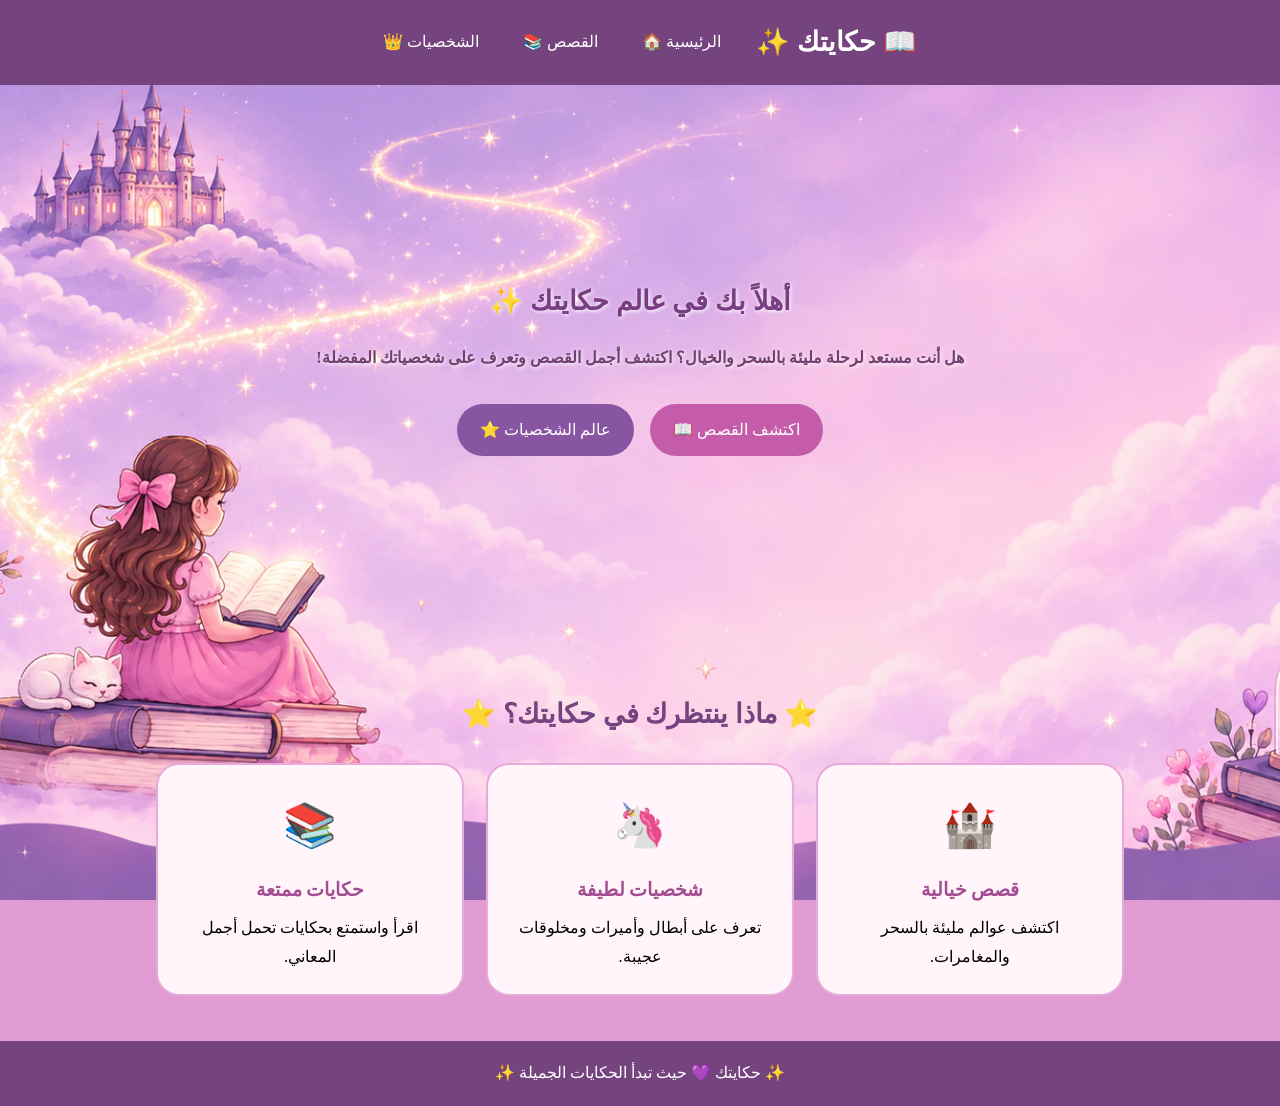
<file: index.html>
<!DOCTYPE html>
<html lang="ar" dir="rtl">
<head>

    <title>حكايتك</title>
    <link rel="stylesheet" href="stotr.css">
</head>
<body class="home-page">

<nav>
    <h2>📖 حكايتك ✨</h2>

    <div class="links">
        <a  href="story.html">الرئيسية 🏠</a>
        <a href="stories.html">القصص 📚</a>
        <a href="characters.html">الشخصيات 👑</a>
    </div>
</nav>

<div class="hero">
    <div class="welcome">
        <h1>أهلاً بك في عالم حكايتك ✨</h1>

        <p>
            هل أنت مستعد لرحلة مليئة بالسحر والخيال؟
            اكتشف أجمل القصص وتعرف على شخصياتك المفضلة!
        </p>

        <div class="buttons">
            <a href="stories.html" class="main-btn">اكتشف القصص 📖</a>
            <a href="characters.html" class="main-btn second-btn">عالم الشخصيات ⭐</a>
        </div>
    </div>
</div>

<div class="welcome-section">
    <h2>⭐ ماذا ينتظرك في حكايتك؟ ⭐</h2>

    <div class="home-cards">

        <div class="home-card">
            <div class="emoji">🏰</div>
            <h3>قصص خيالية</h3>
            <p>اكتشف عوالم مليئة بالسحر والمغامرات.</p>
        </div>

        <div class="home-card">
            <div class="emoji">🦄</div>
            <h3>شخصيات لطيفة</h3>
            <p>تعرف على أبطال وأميرات ومخلوقات عجيبة.</p>
        </div>

        <div class="home-card">
            <div class="emoji">📚</div>
            <h3>حكايات ممتعة</h3>
            <p>اقرأ واستمتع بحكايات تحمل أجمل المعاني.</p>
        </div>

    </div>
</div>

<div class="footer">
    ✨ حكايتك 💜 حيث تبدأ الحكايات الجميلة ✨
</div>

</body>
</html>
</file>
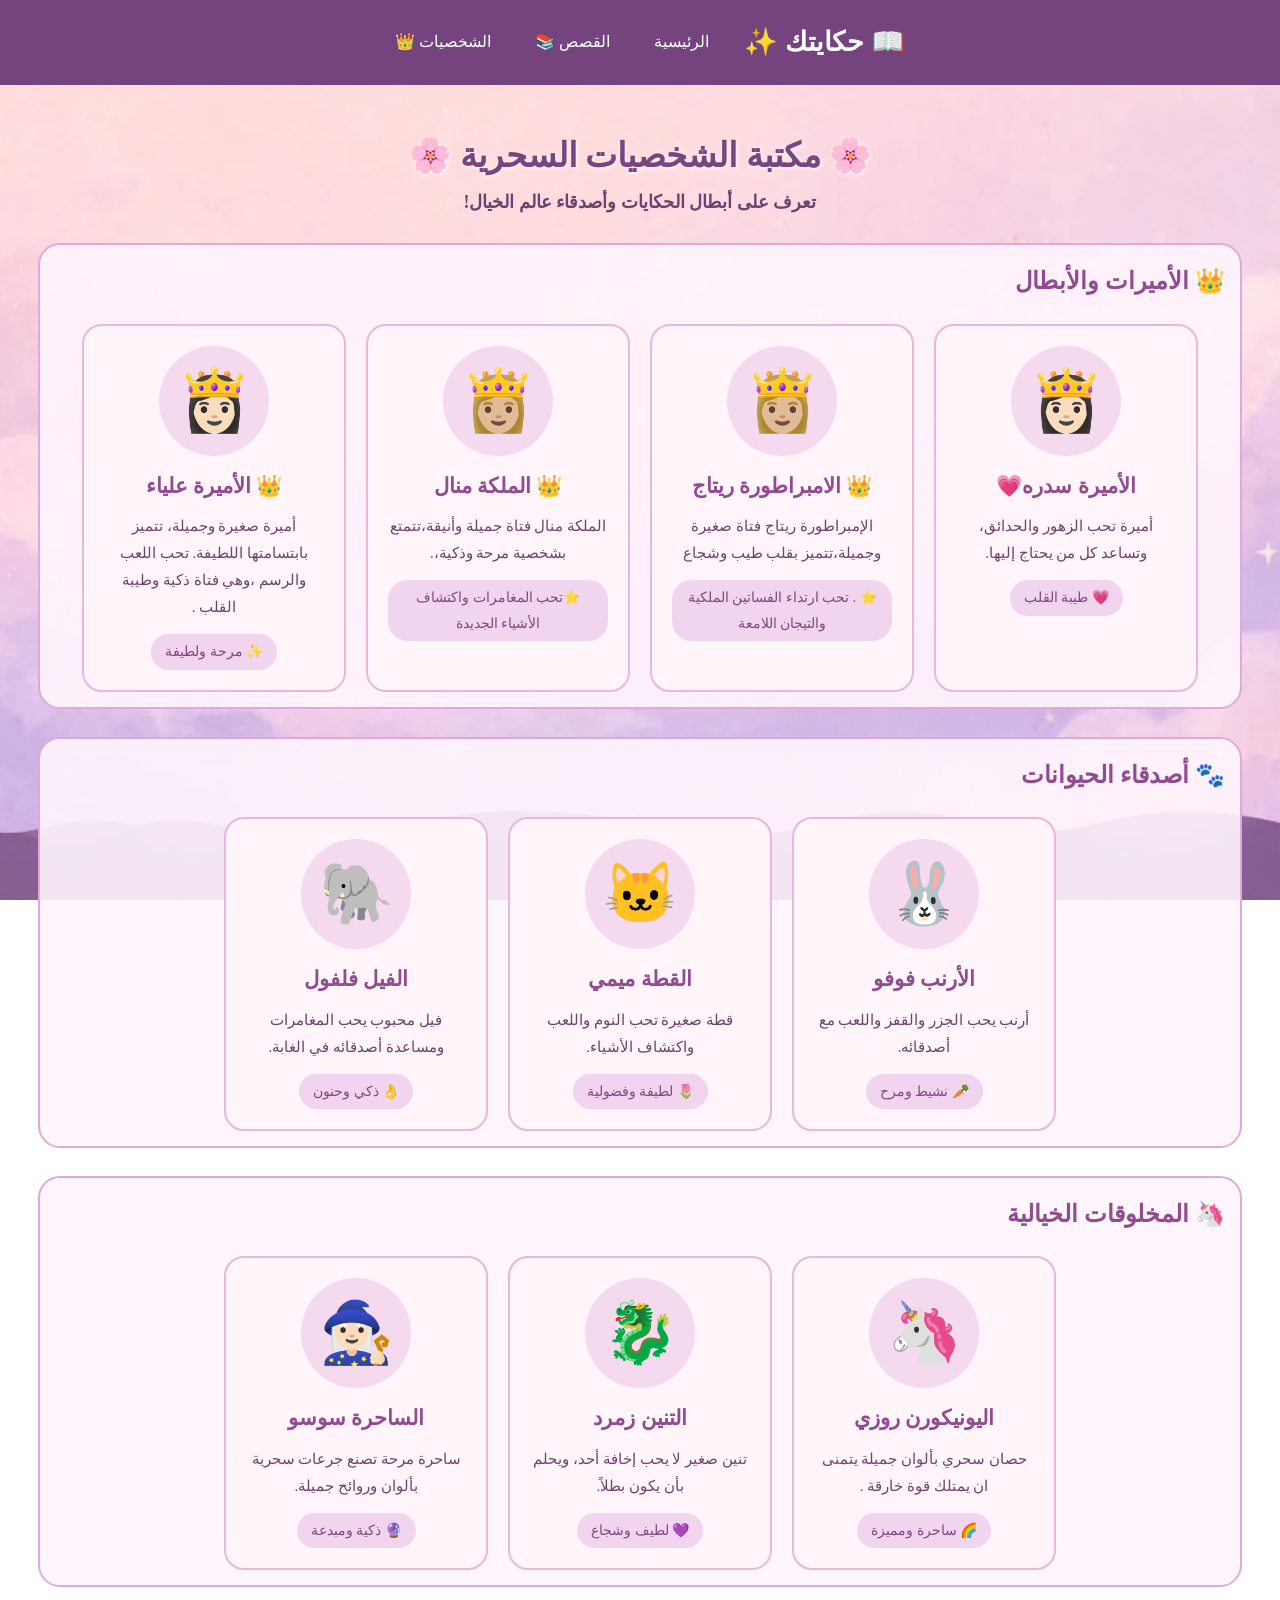
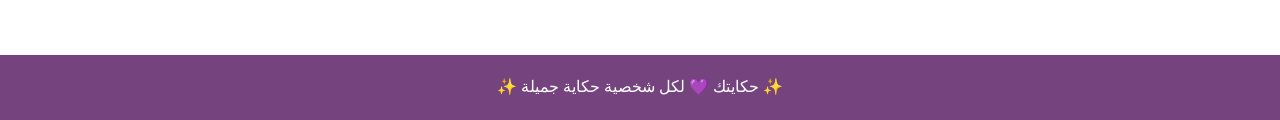
<file: characters.html>
<!DOCTYPE html>
<html lang="ar" dir="rtl">
<head>

    <title>حكايتك | مكتبة الشخصيات</title>
    <link rel="stylesheet" href="stotr.css">
</head>

<body class="characters-page">

<nav>
    <h2>📖 حكايتك ✨</h2>

    <div class="links">
        <a href="story.html">الرئيسية</a>
        <a href="stories.html">القصص 📚</a>
        <a class="active" href="characters.html">الشخصيات 👑</a>
    </div>
</nav>

<div class="characters-heading">
    <h1>🌸 مكتبة الشخصيات السحرية 🌸</h1>
    <p>تعرف على أبطال الحكايات وأصدقاء عالم الخيال!</p>
</div>

<div class="characters-container">

    <div class="character-section">
        <h2>👑 الأميرات والأبطال</h2>

        <div class="character-cards">

            <div class="character-card">
                <div class="character-picture">👸🏻</div>
                <h3>الأميرة سدره💗</h3>
                <p>أميرة تحب الزهور والحدائق، وتساعد كل من يحتاج إليها.</p>
                <span>💗 طيبة القلب</span>
            </div>
             <div class="character-card">
                <div class="character-picture">👸🏼</div>
                <h3>👑 الامبراطورة ريتاج</h3>
               <p>الإمبراطورة ريتاج فتاة صغيرة وجميلة،تتميز بقلب طيب وشجاع  
                </p>
                <span>⭐ . تحب ارتداء الفساتين الملكية والتيجان اللامعة</span>
            </div>

            <div class="character-card">
                <div class="character-picture">👸🏼</div>
                <h3>👑 الملكة منال</h3>
                <p>الملكة منال فتاة جميلة وأنيقة،تتمتع بشخصية مرحة وذكية،.</p>
                <span>⭐تحب المغامرات واكتشاف الأشياء الجديدة</span>
            </div>

            <div class="character-card">
                <div class="character-picture">👸🏻</div>
                <h3>👑 الأميرة علياء</h3>
                <p>أميرة صغيرة وجميلة، تتميز بابتسامتها اللطيفة. تحب اللعب والرسم ،وهي فتاة ذكية وطيبة القلب .</p>
                <span>✨ مرحة ولطيفة</span>
            </div>

        </div>
    </div>

    <div class="character-section">
        <h2>🐾 أصدقاء الحيوانات</h2>

        <div class="character-cards">

            <div class="character-card">
                <div class="character-picture">🐰</div>
                <h3>الأرنب فوفو</h3>
                <p>أرنب يحب الجزر والقفز واللعب مع أصدقائه.</p>
                <span>🥕 نشيط ومرح</span>
            </div>

            <div class="character-card">
                <div class="character-picture">🐱</div>
                <h3>القطة ميمي</h3>
                <p>قطة صغيرة تحب النوم واللعب واكتشاف الأشياء.</p>
                <span>🌷 لطيفة وفضولية</span>
            </div>

            <div class="character-card">
                <div class="character-picture">🐘</div>
                <h3> الفيل فلفول</h3>
                <p>فيل محبوب يحب المغامرات ومساعدة أصدقائه في الغابة.</p>
                <span>👌 ذكي وحنون</span>
            </div>

        </div>
    </div>

    <div class="character-section">
        <h2>🦄 المخلوقات الخيالية</h2>

        <div class="character-cards">

            <div class="character-card">
                <div class="character-picture">🦄</div>
                <h3>اليونيكورن روزي</h3>
                <p>حصان سحري بألوان جميلة يتمنى ان يمتلك قوة خارقة    .</p>
                <span>🌈 ساحرة ومميزة</span>
            </div>

            <div class="character-card">
                <div class="character-picture">🐉</div>
                <h3>التنين زمرد</h3>
                <p>تنين صغير لا يحب إخافة أحد، ويحلم بأن يكون بطلاً.</p>
                <span>💜 لطيف وشجاع</span>
            </div>

            <div class="character-card">
                <div class="character-picture">🧙🏻‍♀️</div>
                <h3>الساحرة سوسو</h3>
                <p>ساحرة مرحة تصنع جرعات سحرية بألوان وروائح جميلة.</p>
                <span>🔮 ذكية ومبدعة</span>
            </div>

        </div>
    </div>

</div>

<div class="footer">
    ✨ حكايتك 💜 لكل شخصية حكاية جميلة ✨
</div>

</body>
</html>
</file>
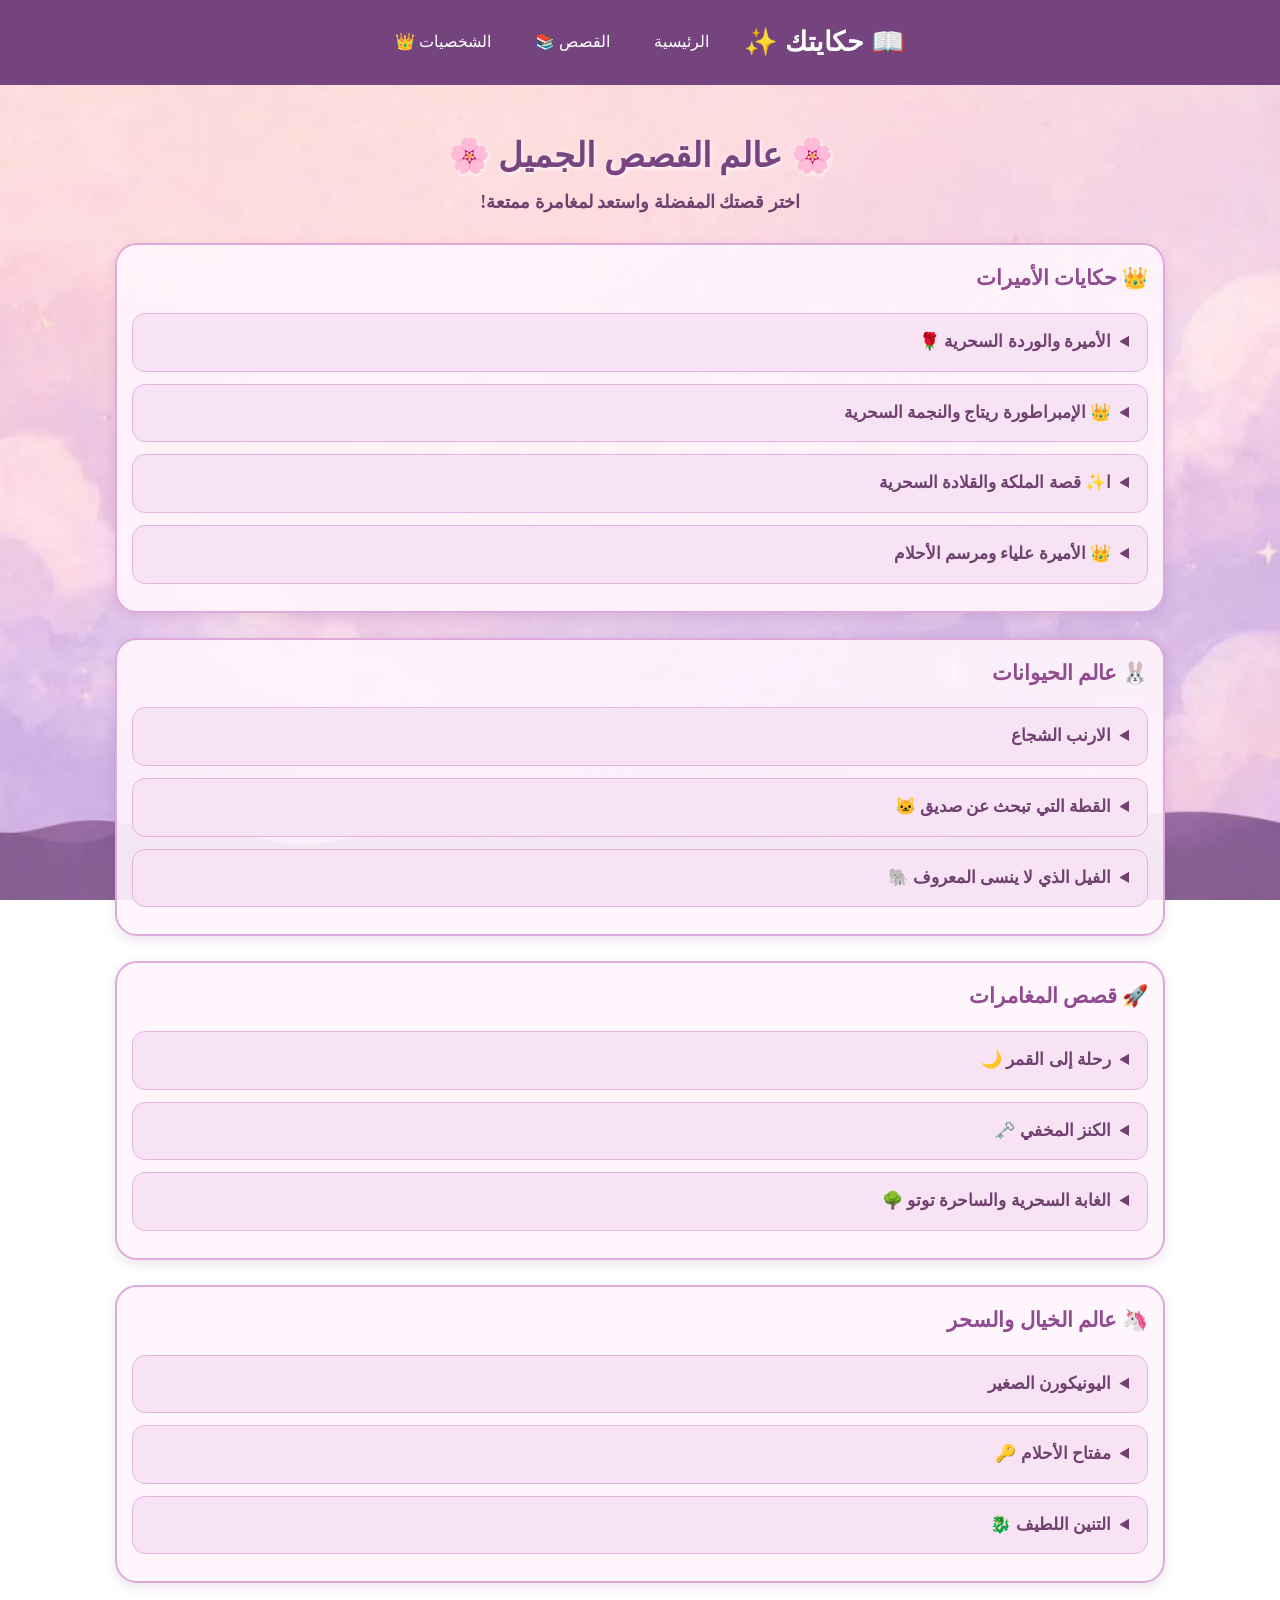
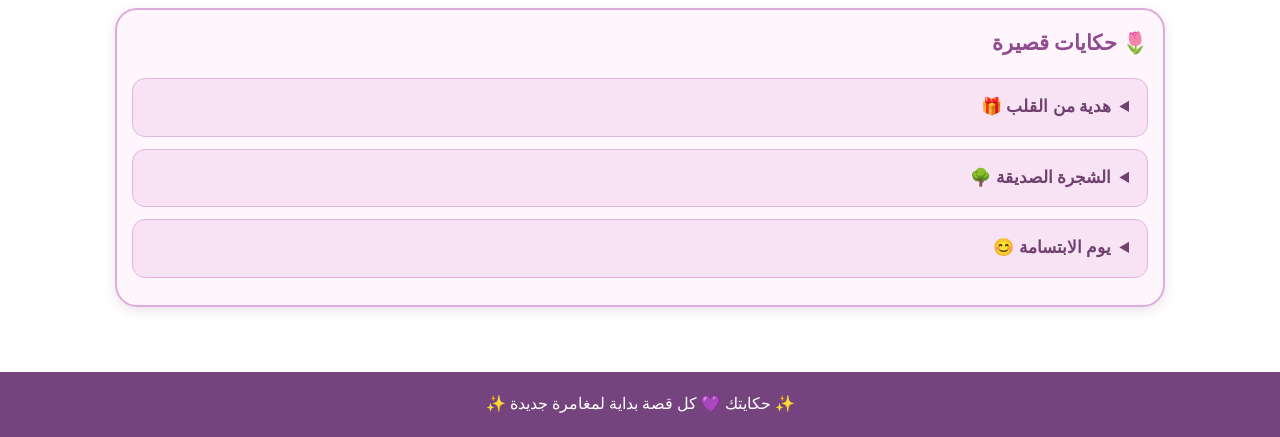
<file: stories.html>
<!DOCTYPE html>
<html lang="ar" dir="rtl">
<head>

    <title>حكايتك | القصص</title>
    <link rel="stylesheet" href="stotr.css">
</head>

<body class="stories-page">

<nav>
    <h2>📖 حكايتك ✨</h2>

    <div class="links">
        <a href="story.html">الرئيسية</a>
        <a  href="stories.html">القصص 📚</a>
        <a href="characters.html">الشخصيات 👑</a>
    </div>
</nav>

<div class="stories-heading">
    <h1>🌸 عالم القصص الجميل 🌸</h1>
    <p>اختر قصتك المفضلة واستعد لمغامرة ممتعة!</p>
</div>

<div class="story-container">

    
    <div class="story-category">
        <h2>👑 حكايات الأميرات</h2>

        <details>
            <summary>الأميرة والوردة السحرية 🌹</summary>
           <p>
            في مملكة جميلة تحيط بها الأشجار والأنهار، عاشت أميرة صغيرة اسمها سدرة، وكانت تحب الزهور كثيرًا.
كانت سدرة تستيقظ كل صباح وتذهب إلى حديقة القصر لتسقي الورود وتعتني بالنباتات.
وفي يوم من الأيام، لاحظت أن جميع زهور الحديقة قد ذبلت، فأصابها الحزن وقررت أن تعرف السبب.
وبينما كانت تبحث، وجدت فراشة ملونة صغيرة أخبرتها أن الحديقة تحتاج إلى الماء والحب والاهتمام.
أحضرت سدرة الماء، وبدأت تسقي الزهور وتزيل الأعشاب الضارة بمساعدة أصدقائها.
وبعد أيام قليلة، عادت الزهور تتفتح بألوان جميلة، وانتشرت رائحتها العطرة في كل مكان.
فرحت سدرة كثيرًا، وصنعت باقات صغيرة من الزهور ووزعتها على أطفال المملكة.
ومنذ ذلك اليوم، أصبحت حديقة الأميرة سدرة أجمل حديقة في المملكة، وتعلم الجميع أن الزهور تحتاج إلى الرعاية والحب حتى تنمو وتزهر. 🌷
           </p>
        </details>
<details>
    <summary>👑 الإمبراطورة ريتاج والنجمة السحرية</summary>
    <p>في مملكة جميلة، عاشت الإمبراطورة ريتاج في قصر كبير.
كانت ريتاج تحب الرسم واللعب وارتداء التاج اللامع.
في يوم اختفت النجمة السحرية التي تضيء المملكة.
قررت ريتاج الذهاب للغابة للبحث عنها.
قابلت في طريقها تنينًا صغيرًا وحيدًا وحزينًا.
اقتربت منه وابتسمت وقررت أن تكون صديقته.
فرح التنين وأخبرها بمكان النجمة السحرية.
عادت ريتاج بالنجمة وأضاءت المملكة من جديد.
وعاشت الإمبراطورة ريتاج سعيدة مع أصدقائها إلى الأبد! 💖</p>
</details>
        <details>
            <summary>ا✨ قصة الملكة والقلادة السحرية</summary>
            <p>
               في مملكة بعيدة وجميلة، عاشت الملكة منال في قصر رائع تحيط به الحدائق والبحيرات.
كانت منال جميلة ومحبوبة، وتحب استكشاف الأماكن الغامضة وخوض المغامرات الممتعة.
في أحد الأيام، وجدت قلادة لامعة داخل صندوق قديم في مكتبة القصر.
عندما ارتدتها، ظهر أمامها طائر ذهبي صغير وقال لها إن القلادة تستطيع تحقيق أمنية واحدة.
فكرت منال قليلًا، ثم تمنت أن تزور عالمًا مليئًا بالعجائب والأشياء الخيالية.
وفجأة، تحولت غرفة القصر إلى بوابة سحرية، فدخلت منال ووجدت نفسها في عالم مليء بالقصور الطائرة والأنهار اللامعة.
عاشت منال مغامرة رائعة، وتعرفت على أصدقاء جدد، وساعدتهم في إعادة الألوان إلى مملكتهم السحرية.
عادت إلى قصرها سعيدة، وأدركت أن الجمال الحقيقي لا يكمن في المظهر فقط، بل في القلب الجميل والروح المحبة للحياة. 💖
            </p>
        </details>

        <details>
            <summary>👑 الأميرة علياء ومرسم الأحلام  </summary>
            <p>
عاشت الأميرة علياء في قصر جميل، وكانت أميرة مرحة تحب اللعب والضحك.
كانت تقضي وقتها في الرسم، وتلوّن اللوحات بأجمل الألوان.
في كل صباح، كانت تحمل ألوانها ودفترها الصغير إلى حديقة القصر.
رسمت يومًا غابة مليئة بالفراشات والزهور والنجوم اللامعة.
فجأة، خرجت فراشة سحرية من اللوحة ودعتها لزيارة عالم الألوان.
فرحت علياء كثيرًا، وبدأت تلعب مع الحيوانات وترسم لها بيوتًا جميلة.
شكرتها الحيوانات لأنها جعلت عالمهم مليئًا بالألوان والسعادة.
عادت علياء إلى قصرها وهي سعيدة، وعرفت أن أجمل سحر هو الخيال والإبداع. 🎨🦋
            </p>
        </details>
    </div>

 
    <div class="story-category">
        <h2>🐰 عالم الحيوانات</h2>

        <details>
          <summary> الارنب الشجاع</summary>
            <p>
               في غابة جميلة مليئة بالأشجار والزهور، عاش أرنب صغير اسمه لوز، وكان يتميز بأذنيه الطويلتين وفرائه الأبيض الناعم.
كان لوز يحب اللعب والقفز مع أصدقائه، لكنه كان يحلم بأن يصبح شجاعًا مثل الحيوانات الكبيرة.
في يوم من الأيام، هبت عاصفة قوية في الغابة، وسمع لوز صوت عصفور صغير يستغيث لأنه علق فوق شجرة عالية.
شعر لوز بالخوف، لكنه تذكر أن الشجاعة لا تعني عدم الخوف، بل تعني أن نساعد الآخرين رغم خوفنا.
ركض بسرعة إلى صديقه السنجاب وطلب منه المساعدة، فتسلق السنجاب الشجرة وأنقذ العصفور الصغير.
فرح العصفور وشكر لوز، وقال له: «أنت أرنب شجاع وصديق رائع!».
عاد لوز إلى أصدقائه وهو يشعر بالفخر والسعادة، وأصبح الجميع يحبونه ويحترمونه.
ومنذ ذلك اليوم، تعلم لوز أن الشجاعة ليست بالقوة أو الحجم، بل بالقلب الطيب والاستعداد لمساعدة الآخرين. ❤️
            </p>
        </details>

        <details>
            <summary>القطة التي تبحث عن صديق 🐱</summary>
            <p>
              في قرية صغيرة وجميلة، عاشت قطة ناعمة اسمها لولو، كانت جميلة بعيونها الواسعة وفرائها الأبيض الناعم، لكنها كانت تشعر بالوحدة لأنها لا تملك صديقًا تلعب معه.
في كل صباح، كانت لولو تخرج من منزلها وتبحث عن صديق جديد، فذهبت إلى الحديقة ورأت عصفورًا يغني فوق الشجرة.
اقتربت منه وقالت: «مرحبًا، هل تريد أن نكون صديقين؟» لكن العصفور اعتذر لأنه يحب الطيران طوال اليوم.
واصلت لولو طريقها، حتى قابلت أرنبًا صغيرًا يقفز بين الأزهار، وسألته إن كان يريد اللعب معها.
فرح الأرنب بالفكرة، لكنهما اكتشفا أنهما لا يعرفان أي لعبة مشتركة، فجلسا يفكران حتى اقترحت لولو لعبة الاختباء.
بدأ الاثنان يلعبان ويضحكان، ثم انضمت إليهما السلحفاة الصغيرة والفراشة الملونة.
أصبحت الحديقة مليئة بالمرح والضحكات، وشعرت لولو بسعادة كبيرة لأنها وجدت أصدقاء يحبونها.
ومنذ ذلك اليوم، لم تعد لولو تشعر بالوحدة، وتعلمت أن الصداقة الجميلة تبدأ بابتسامة وكلمة طيبة. 💗
            </p>
        </details>

        <details>
            <summary>الفيل الذي لا ينسى المعروف 🐘</summary>
            <p>
               في غابة خضراء واسعة، عاش فيل كبير اسمه فلفول، وكان معروفًا بين الحيوانات بذاكرته القوية، فهو لا ينسى أي شيء مهما مر عليه من وقت.
كان فلفول يتذكر الأماكن والطرق وأسماء أصدقائه، وحتى الأماكن التي وجد فيها الطعام والماء.
وفي يوم من الأيام، ضاعت مجموعة من الحيوانات الصغيرة أثناء لعبها في الغابة، ولم تعرف كيف تعود إلى منازلها.
شعرت الحيوانات بالخوف، فقررت الذهاب إلى الفيل فلفول وطلب المساعدة منه.
ابتسم فلفول وقال: «لا تقلقوا، فأنا أتذكر جميع طرق الغابة!».
بدأ يمشي أمامهم، وأرشدهم إلى الطريق الصحيح، حتى وصلوا إلى منازلهم سالمين.
فرحت الحيوانات كثيرًا وشكرته على مساعدته، وأقامت له حفلة جميلة تقديرًا لذكائه وذاكرته المميزة.
ومنذ ذلك اليوم، أصبح فلفول صديق الجميع، وتعلمت الحيوانات أن لكل واحد منا موهبة مميزة يمكنه استخدامها لمساعدة الآخرين
            </p>
        </details>
    </div>

    <div class="story-category">
        <h2>🚀 قصص المغامرات</h2>

        <details>
            <summary>رحلة إلى القمر 🌙</summary>
            <p>
               كان هناك طفل ذكي اسمه سامي، يحب الفضاء والنجوم والكواكب، وكان يحلم دائمًا بأن يصبح رائد فضاء ويزور القمر.
في إحدى الليالي، جلس سامي أمام نافذته ينظر إلى القمر ويتخيل كيف يبدو سطحه، وفجأة رأى ضوءًا غريبًا يلمع في حديقة منزله.
خرج سامي مسرعًا، فوجد صاروخًا صغيرًا وجميلًا، وبجانبه رسالة مكتوب فيها: «هل أنت مستعد لخوض مغامرة إلى القمر؟».
فرح سامي كثيرًا، وارتدى بدلة الفضاء وصعد إلى الصاروخ، ثم بدأ العد التنازلي: 3، 2، 1... انطلاق!
طار الصاروخ عاليًا بين النجوم والكواكب، حتى وصل سامي إلى سطح القمر، وهناك شاهد الأرض من بعيد وكانت تبدو ككرة زرقاء جميلة.
بدأ سامي يستكشف القمر، وقفز عاليًا بسبب ضعف الجاذبية، وجمع بعض الصخور الصغيرة والتقط صورًا رائعة.
وبينما كان يستمتع بمغامرته، قابل روبوتًا صغيرًا يعيش على القمر، وأصبحا صديقين وتحدثا عن أسرار الفضاء.
عاد سامي إلى منزله سعيدًا، وحكى لعائلته عن رحلته المدهشة، وأدرك أن الأحلام الجميلة يمكن أن تتحقق بالعلم والخيال والمثابرة
            </p>
        </details>

        <details>
            <summary>الكنز المخفي 🗝️</summary>
            <p>
               في قرية جميلة تحيط بها الأشجار والأنهار، عاش صديقان يحبان اللعب والمغامرات وقضاء الوقت معًا.
كان الصديقان مختلفين في شخصيتيهما؛ أحدهما هادئ ويحب التفكير، والآخر مرح ويحب الاستكشاف، لكنهما كانا لا يفترقان أبدًا.
في يوم من الأيام، قررا الذهاب إلى الغابة للبحث عن مكان جديد لم يزوره أحد من قبل.
وبينما كانا يتجولان، هبت رياح قوية وبدأ المطر يتساقط، فضاع طريق العودة إلى المنزل.
شعر أحدهما بالخوف، لكن صديقه أمسك بيده وقال له: «لا تقلق، سنجد الطريق معًا».
تعاونا في البحث، واستخدما العلامات الموجودة على الأشجار حتى وصلا إلى طريق القرية.
فرحا كثيرًا عندما عادا إلى منزليهما سالمين، وأدركا أن التعاون يجعل أصعب المواقف أسهل.
ومنذ ذلك اليوم، أصبحا أكثر قربًا، وتعلما أن الصديق الحقيقي هو من يقف بجانبك وقت الشدة قبل وقت الفرح. ❤️
            </p>
        </details>

        <details>
            <summary>الغابة السحرية والساحرة توتو 🌳</summary>
<p>
    في قديم الزمان، كانت هناك غابة سحرية مليئة بالأزهار الملونة والأشجار اللامعة.
عاشت في الغابة ساحرة طيبة اسمها توتو، وكانت تحب مساعدة جميع الحيوانات.
في يوم من الأيام، اختفت ألوان الغابة وأصبحت الأشجار والزهور رمادية.
حزنت الحيوانات كثيرًا وذهبت إلى الساحرة توتو تطلب مساعدتها.
أحضرت توتو عصاها السحرية وبدأت تردد تعويذة جميلة لإعادة الألوان.
لكن سحرها لم يكتمل إلا عندما تعاونت الحيوانات وجلبت لها ثلاث زهرات سحرية.
لوّحت توتو بعصاها، فعادت الألوان إلى الغابة وأضاءت النجوم بين الأشجار.
فرحت الحيوانات وشكرت توتو، وأقيم احتفال كبير احتفالًا بعودة السعادة إلى الغابة. 🌸✨
</p>
        </details>
    </div>

    <div class="story-category">
        <h2>🦄 عالم الخيال والسحر</h2>

        <details>
            <summary>اليونيكورن الصغير</summary>
            <p>
               في مملكة سحرية مليئة بالغيوم الوردية والأنهار اللامعة، عاش يونيكورن صغير وجميل اسمة روزي، يتميز بفرائه الأبيض الناعم وقرنه الذهبي اللامع.
كان اليونيكورن يحب اللعب بين الأشجار والقفز فوق قوس قزح، لكنه كان يتمنى أن يمتلك قوة سحرية تساعده على تحقيق أحلامه.
في إحدى الليالي، شاهد نجمة صغيرة تسقط من السماء وتستقر بين الأعشاب، فاقترب منها ووجدها حزينة لأنها فقدت طريق العودة.
قرر اليونيكورن مساعدتها، وانطلق يبحث عن أعلى جبل في المملكة حتى تستطيع النجمة العودة إلى السماء.
واجه في طريقه نهرًا واسعًا وغابة مظلمة، لكنه لم يستسلم، واستمر في رحلته بكل شجاعة.
وعندما وصل إلى قمة الجبل، رفع رأسه ولمع قرنه الذهبي، فظهر ضوء سحري أعاد النجمة إلى مكانها بين النجوم.
فرحت النجمة كثيرًا، وأهدته أمنية سحرية، فتمنى أن يستطيع مساعدة كل من يحتاج إليه.
ومنذ ذلك اليوم، أصبح اليونيكورن الصغير حارس المملكة السحرية، ونال حب جميع سكانها. ✨
            </p>
        </details>

        <details>
            <summary>مفتاح الأحلام 🔑</summary>
            <p>
               في قرية هادئة وجميلة، كان هناك طفل يحب الأحلام والخيال، ويتمنى دائمًا أن يزور عالمًا مليئًا بالعجائب.
في إحدى الليالي، وبينما كان يرتب غرفته، وجد مفتاحًا ذهبيًا صغيرًا يلمع تحت سريره.
أمسك الطفل بالمفتاح، وفجأة ظهرت أمامه بوابة سحرية كبيرة، وفوقها عبارة: «افتح الباب لتدخل عالم أحلامك».
وضع المفتاح في الباب وأداره، فوجد نفسه في عالم عجيب مليء بالقصور الطائرة والأنهار اللامعة والغيوم الملونة.
قابل هناك أرنبًا يتحدث، وفراشات مضيئة، وأصدقاء جددًا رحبوا به واصطحبوه في جولة ممتعة.
وخلال رحلته، اكتشف أن هذا العالم يفقد ألوانه كلما توقف الناس عن الحلم، فقرر أن يساعده على استعادة جماله.
تمنى من قلبه أن تعود الألوان والفرحة إلى المكان، وفجأة أضاء المفتاح وانتشرت الألوان في كل مكان.
استيقظ الطفل في صباح اليوم التالي، فوجد المفتاح بجانب وسادته، وعرف أن الأحلام الجميلة تبدأ بخيال واسع وقلب مليء بالأمل. ✨
            </p>
        </details>

        <details>
            <summary>التنين اللطيف 🐉</summary>
            <p>
               في وادٍ جميل تحيط به الجبال الخضراء، عاش تنين صغير يُدعى «زمرد»، وكان يتميز بلونه الأخضر اللامع وأجنحته الصغيرة وعيونه الواسعة.
كان زمرد مختلفًا عن بقية التنانين، فهو لا يحب إخافة الآخرين أو إشعال النار، بل يحب مساعدة الحيوانات واللعب معها.
وفي يوم من الأيام، سمع صوت بكاء قادمًا من الغابة، فذهب مسرعًا ليعرف ما حدث.
وجد عصفورًا صغيرًا سقط عشه من أعلى الشجرة، وكانت فراخه تنتظر عودته.
فكر زمرد قليلًا، ثم استخدم جناحيه القويين وصعد إلى أعلى الشجرة، وأعاد العش إلى مكانه بأمان.
فرح العصفور كثيرًا، وأخبر جميع حيوانات الغابة بما فعله التنين اللطيف.
ومنذ ذلك اليوم، أصبحت الحيوانات تزور زمرد وتلعب معه، ولم يعد أحد يخاف منه.
وعرف الجميع أن اللطف لا يحتاج إلى شكل جميل أو قوة كبيرة، بل يحتاج إلى قلب مليء بالمحبة. 💚 وحارسها المحبوب.
            </p>
        </details>
    </div>


    <div class="story-category">
        <h2>🌷 حكايات قصيرة</h2>

        <details>
            <summary>هدية من القلب 🎁</summary>
            <p>
                صنعت سارة بطاقة صغيرة لجدتها،
                وكتبت عليها كلمات حب. فرحت الجدة كثيراً،
                وعرفت سارة أن أجمل الهدايا تأتي من القلب.
            </p>
        </details>

        <details>
            <summary>الشجرة الصديقة 🌳</summary>
            <p>
                كان طفل يجلس كل يوم تحت شجرة كبيرة.
                يروي لها أحلامه ويسقي جذورها.
                وبعد سنوات أصبحت الشجرة مكاناً جميلاً
                يجتمع فيه أطفال القرية.
            </p>
        </details>

        <details>
            <summary>يوم الابتسامة 😊</summary>
            <p>
                قررت مريم أن تبتسم لكل شخص تقابله.
                فابتسم لها الجميع، وأصبح يومها مليئاً
                بالسعادة. اكتشفت أن الابتسامة هدية بسيطة
                يمكن أن تجعل يوم شخص أجمل.
            </p>
        </details>
    </div>

</div>

<div class="footer">
    ✨ حكايتك 💜 كل قصة بداية لمغامرة جديدة ✨
</div>

</body>
</html>
</file>
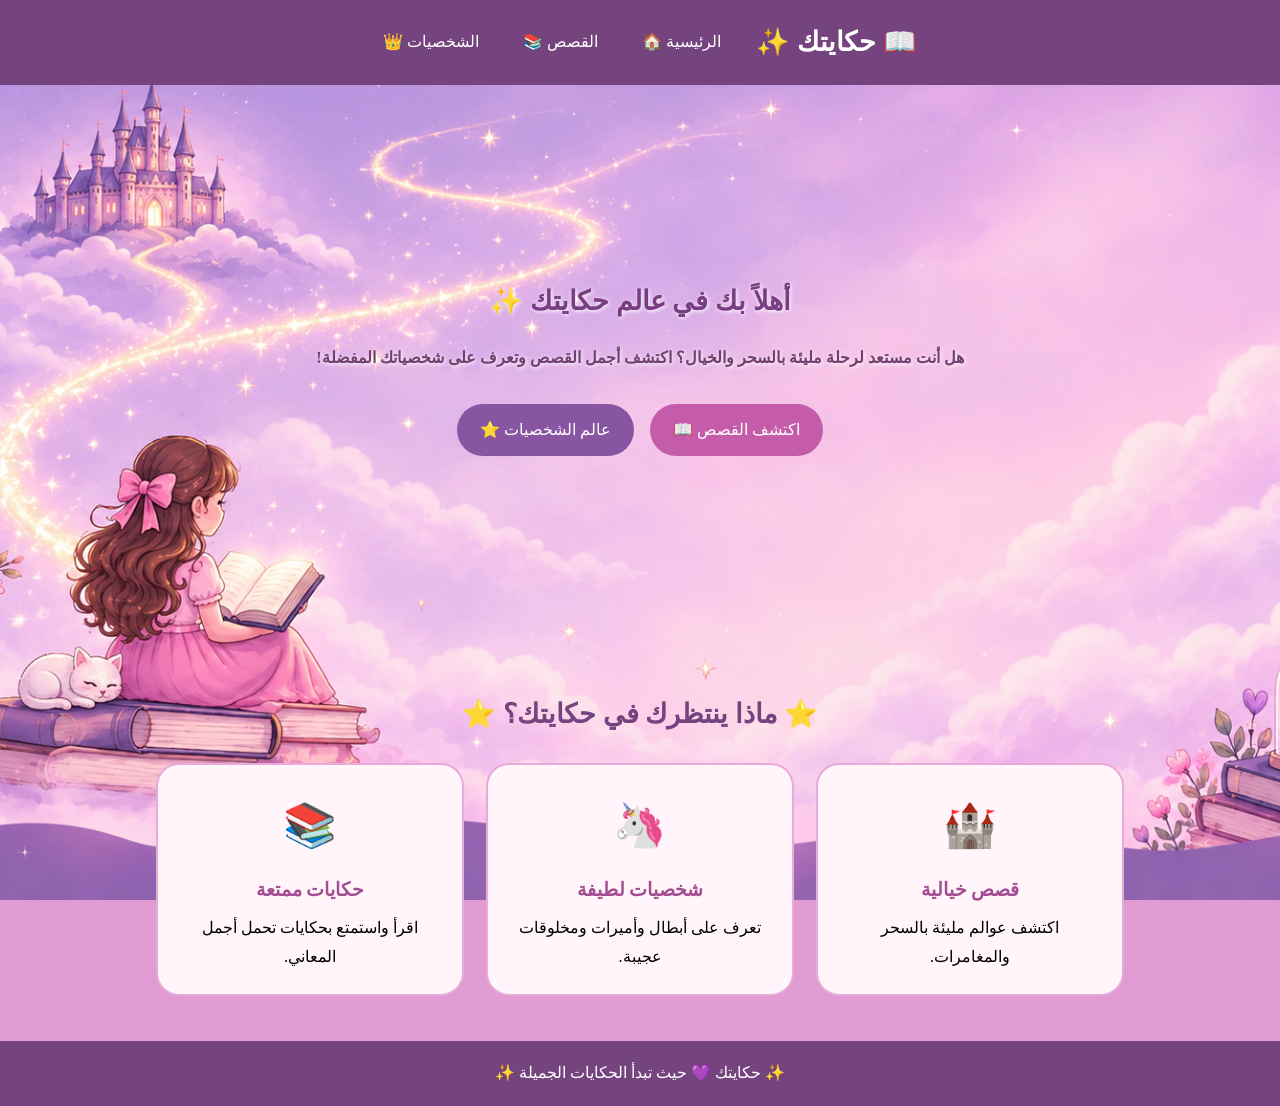
<file: story.html>
<!DOCTYPE html>
<html lang="ar" dir="rtl">
<head>

    <title>حكايتك</title>
    <link rel="stylesheet" href="stotr.css">
</head>
<body class="home-page">

<nav>
    <h2>📖 حكايتك ✨</h2>

    <div class="links">
        <a  href="story.html">الرئيسية 🏠</a>
        <a href="stories.html">القصص 📚</a>
        <a href="characters.html">الشخصيات 👑</a>
    </div>
</nav>

<div class="hero">
    <div class="welcome">
        <h1>أهلاً بك في عالم حكايتك ✨</h1>

        <p>
            هل أنت مستعد لرحلة مليئة بالسحر والخيال؟
            اكتشف أجمل القصص وتعرف على شخصياتك المفضلة!
        </p>

        <div class="buttons">
            <a href="stories.html" class="main-btn">اكتشف القصص 📖</a>
            <a href="characters.html" class="main-btn second-btn">عالم الشخصيات ⭐</a>
        </div>
    </div>
</div>

<div class="welcome-section">
    <h2>⭐ ماذا ينتظرك في حكايتك؟ ⭐</h2>

    <div class="home-cards">

        <div class="home-card">
            <div class="emoji">🏰</div>
            <h3>قصص خيالية</h3>
            <p>اكتشف عوالم مليئة بالسحر والمغامرات.</p>
        </div>

        <div class="home-card">
            <div class="emoji">🦄</div>
            <h3>شخصيات لطيفة</h3>
            <p>تعرف على أبطال وأميرات ومخلوقات عجيبة.</p>
        </div>

        <div class="home-card">
            <div class="emoji">📚</div>
            <h3>حكايات ممتعة</h3>
            <p>اقرأ واستمتع بحكايات تحمل أجمل المعاني.</p>
        </div>

    </div>
</div>

<div class="footer">
    ✨ حكايتك 💜 حيث تبدأ الحكايات الجميلة ✨
</div>

</body>
</html>
</file>
<file: stotr.css>
* {
    margin: 0;
    padding: 0;
  
}

body {
    font-family: "times New Roman";
      background-image: url("Dreamy Princess Reading in the Clouds.png");
    background-size: cover;
    background-position: center;
    background-repeat: no-repeat;
    background-attachment: fixed;
    line-height: 1.8;
}


nav {
    background-color: #75447f;
    padding: 16px ;
    display: flex;
    justify-content: center;
    align-items: center;
    flex-wrap: wrap;
    gap: 15px;
}

nav h2 {
    color: white;
    font-size: 27px;
}

.links a {
    display: inline-block;
    color: white;
    text-decoration: none;
    padding: 9px 17px;
    margin: 3px;
    border-radius: 25px;
    transition: 0.3s;
}

.links a:hover
 {
    background-color: #f3acd9;
    color: #70416f;
}


.home-page {
    background-color: #e19bd3;
}

.hero {
 
    background-size: cover;
    background-position: center;
    background-repeat: no-repeat;

    min-height: 540px;
    display: flex;
    justify-content: flex-start;
    align-items: center;
    padding: 45px 6%;
}

.welcome {
    width: 52%;
    text-align: center;
    padding: 15px;
}

.welcome h1 {
    color: #783d83;
    font-size: 37px;
    margin-bottom: 18px;
    text-shadow: 1px 1px 4px white;
}

.welcome p {
    color: #70416f;
    font-size: 19px;
    font-weight: bold;
    margin-bottom: 25px;
    text-shadow: 1px 1px 4px white;
}

.main-btn {
    display: inline-block;
    background-color: #c45ca9;
    color: white;
    text-decoration: none;
    padding: 12px 23px;
    border-radius: 30px;
    margin: 6px;
    transition: 0.3s;
}

.main-btn:hover {
    background-color: #914b91;
    transform: translateY(-3px);
}

.second-btn {
    background-color: #8755a1;
}


.welcome-section {
    background-color:transparent;
    text-align: center;
    padding: 35px 6% 45px;
}

.welcome-section h2 {
    color: #75447f;
    font-size: 27px;
    margin-bottom: 25px;
}

.home-cards {
    display: flex;
    justify-content: center;
    flex-wrap: wrap;
    gap: 22px;
}

.home-card {
    background-color: #fff5fb;
    border: 2px solid #e9a9d9;
    border-radius: 23px;
    padding: 22px;
    width: 260px;
    transition: 0.3s;
}

.home-card:hover {
    transform: translateY(-5px);
    box-shadow: 0 5px 15px #d8a1d1;
}

.home-card h3 {
    color: #a34c91;
    margin: 8px 0;
}

.emoji {
    font-size: 43px;
}


.footer {
    background-color: #75447f;
    color: white;
    text-align: center;
    padding: 18px;
}
 
    

    .hero {
        min-height: 520px;
        justify-content: center;
        background-position: center;
        padding: 25px 12px;
         
    }

    .welcome {
        width: 100%;
    }

    .welcome h1 {
        font-size: 27px;
    }

    .welcome p {
        font-size: 16px;
    }



.stories-page {
    background-image: url("pages-bg.jpeg");
    background-size: cover;
    background-position: center;
    background-attachment: fixed;
    background-repeat: no-repeat;
    min-height: 100vh;
}


.stories-heading {
    text-align: center;
    padding: 40px 15px 25px;
}

.stories-heading h1 {
    color: #794581;
    font-size: 34px;
    text-shadow: 1px 1px 4px white;
}

.stories-heading p {
    color: #70416f;
    font-size: 18px;
    font-weight: bold;
}


.story-container {
    width: 88%;
    max-width: 1050px;
    margin: auto;
    padding-bottom: 40px;
}


.story-category {
    background-color: rgba(255, 245, 253, 0.90);
    border: 2px solid #dfa9dc;
    border-radius: 22px;
    padding: 22px;
    margin-bottom: 25px;
    box-shadow: 0 4px 12px rgba(120, 65, 130, 0.15);
}

.story-category h2 {
    color: #914b91;
    font-size: 24px;
    margin-bottom: 15px;
}


.story-category details {
    background-color: #f8e3f5;
    border: 1px solid #e4b5df;
    border-radius: 13px;
    padding: 13px 18px;
    margin-bottom: 12px;
}

.story-category summary {
    color: #70416f;
    font-size: 17px;
    font-weight: bold;
    cursor: pointer;
}

.story-category summary:hover {
    color: #c05b9f;
}

.story-category details p {
    color: #624765;
    font-size: 16px;
    line-height: 2;
    padding: 12px 5px 3px;
    border-top: 1px dashed #d5a0ce;
    margin-top: 12px;
}




    .story-container {
        width: 94%;
    }

    .story-category {
        padding: 15px;
    }

    .story-category h2 {
        font-size: 21px;
    }


.characters-page {
    background-image: url("pages-bg.jpeg");
    background-size: cover;
    background-position: center;
    background-attachment: fixed;
    background-repeat: no-repeat;
    min-height: 100vh;
}


.characters-heading {
    text-align: center;
    padding: 40px 15px 25px;
}

.characters-heading h1 {
    color: #794581;
    font-size: 34px;
    text-shadow: 1px 1px 4px white;
}

.characters-heading p {
    color: #70416f;
    font-size: 18px;
    font-weight: bold;
}


.characters-container {
    width: 80%;
    max-width: 2000px;
    margin: auto;
    padding-bottom: 40px;
}

.character-section {
    background-color: rgba(255, 245, 253, 0.90);
    border: 2px solid #dfa9dc;
    border-radius: 22px;
    padding: 25px;
    margin-bottom: 28px;
}

.character-section h2 {
    color: #914b91;
    font-size: 24px;
    margin-bottom: 20px;
}


.character-cards {
    display: flex;
    justify-content: center;
    flex-wrap: wrap;
    gap: 20px;
}

.character-card {
    background-color: #fff5fb;
    border: 2px solid #e9b6df;
    border-radius: 20px;
    padding: 20px;
    width: 220px;
    text-align: center;
    transition: 0.3s;
}

.character-card:hover {
    transform: translateY(-7px);
    box-shadow: 0 5px 15px rgba(120, 65, 130, 0.2);
    border-color: #b66bb5;
}

.character-picture {
    background-color: #f4d9ef;
    border-radius: 50%;
    width: 110px;
    height: 110px;
    margin: 0 auto 12px;
    display: flex;
    justify-content: center;
    align-items: center;
    font-size: 60px;
}

.character-card h3 {
    color: #914b91;
    font-size: 21px;
    margin-bottom: 8px;
}

.character-card p {
    color: #70416f;
    font-size: 15px;
    margin-bottom: 13px;
}

.character-card span {
    display: inline-block;
    background-color: #f1d4ed;
    color: #814783;
    padding: 5px 14px;
    border-radius: 20px;
    font-size: 14px;
}



    .characters-container {
        width: 94%;
    }

    .character-section {
        padding: 15px;
    }
</file>
